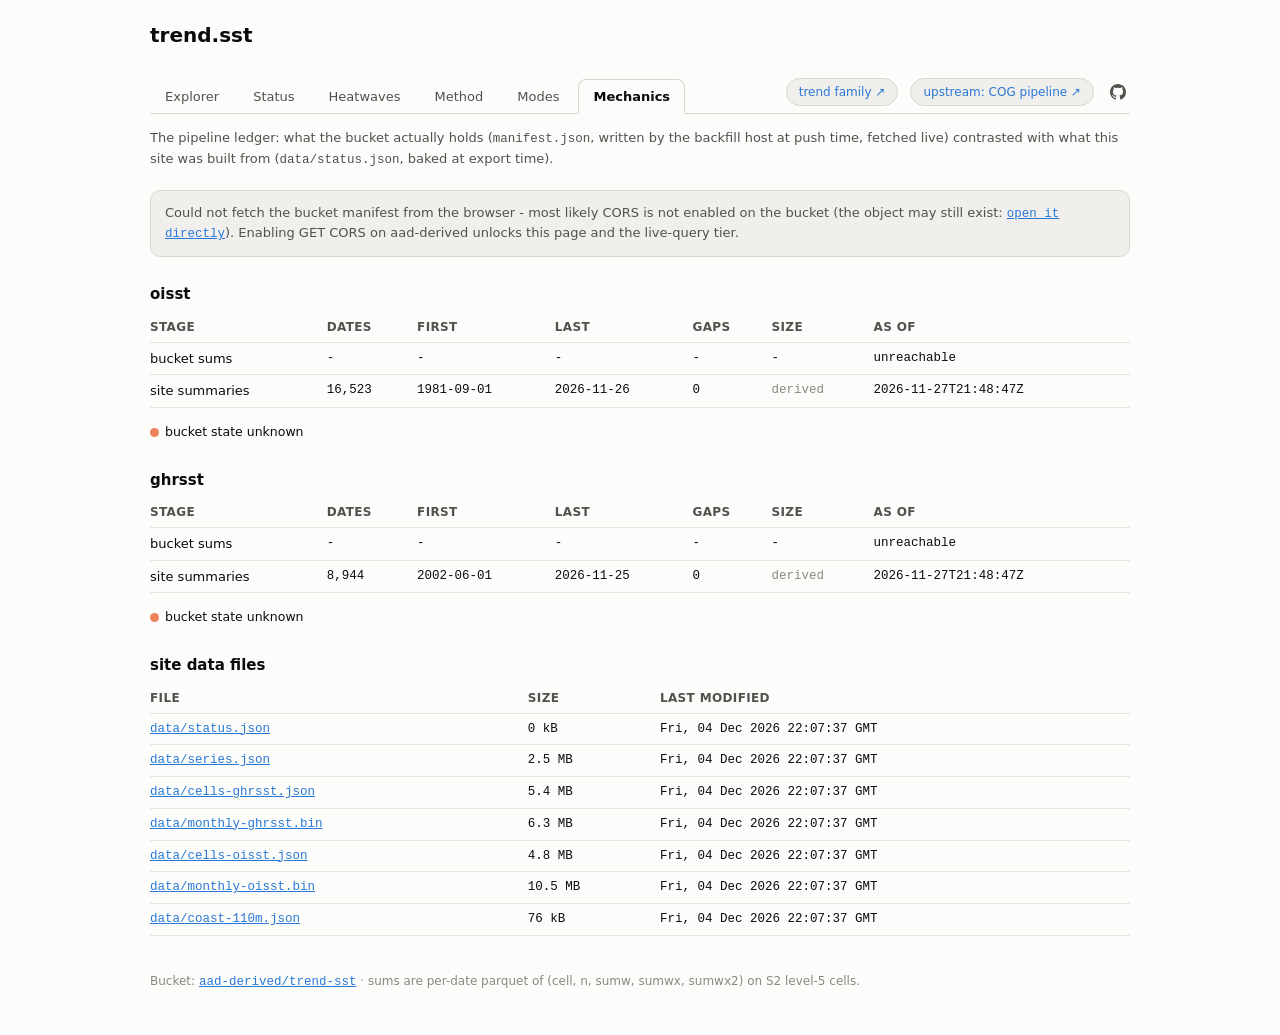
<file: docs/mechanics.html>
<!doctype html>
<html lang="en">
<head>
<meta charset="utf-8">
<meta name="viewport" content="width=device-width, initial-scale=1">
<title>trend.sst - mechanics</title>
<link rel="stylesheet" href="kit/trend.css">
<link rel="stylesheet" href="kit/mechanics.css">
<script src="kit/records.js"></script>
<script src="site.js"></script>
</head>
<body>
<div class="viz-root ledger"><div class="wrap">
<header class="trend"></header><script src="kit/shell.js"></script>
<p class="sub">The pipeline ledger: what the bucket actually holds
(<span class="mono">manifest.json</span>, written by the backfill host at push
time, fetched live) contrasted with what this site was built from
(<span class="mono">data/status.json</span>, baked at export time).</p>

<div id="out">Loading...</div>

<footer>Bucket: <a id="bucketlink" class="mono"
  href="https://projects.pawsey.org.au/aad-derived/trend-sst/manifest.json">aad-derived/trend-sst</a>
&middot; sums are per-date parquet of (cell, n, sumw, sumwx, sumwx2) on
S2 level-5 cells.</footer>
</div></div>

<script src="kit/mechanics.js"></script>
</body>
</html>
</file>
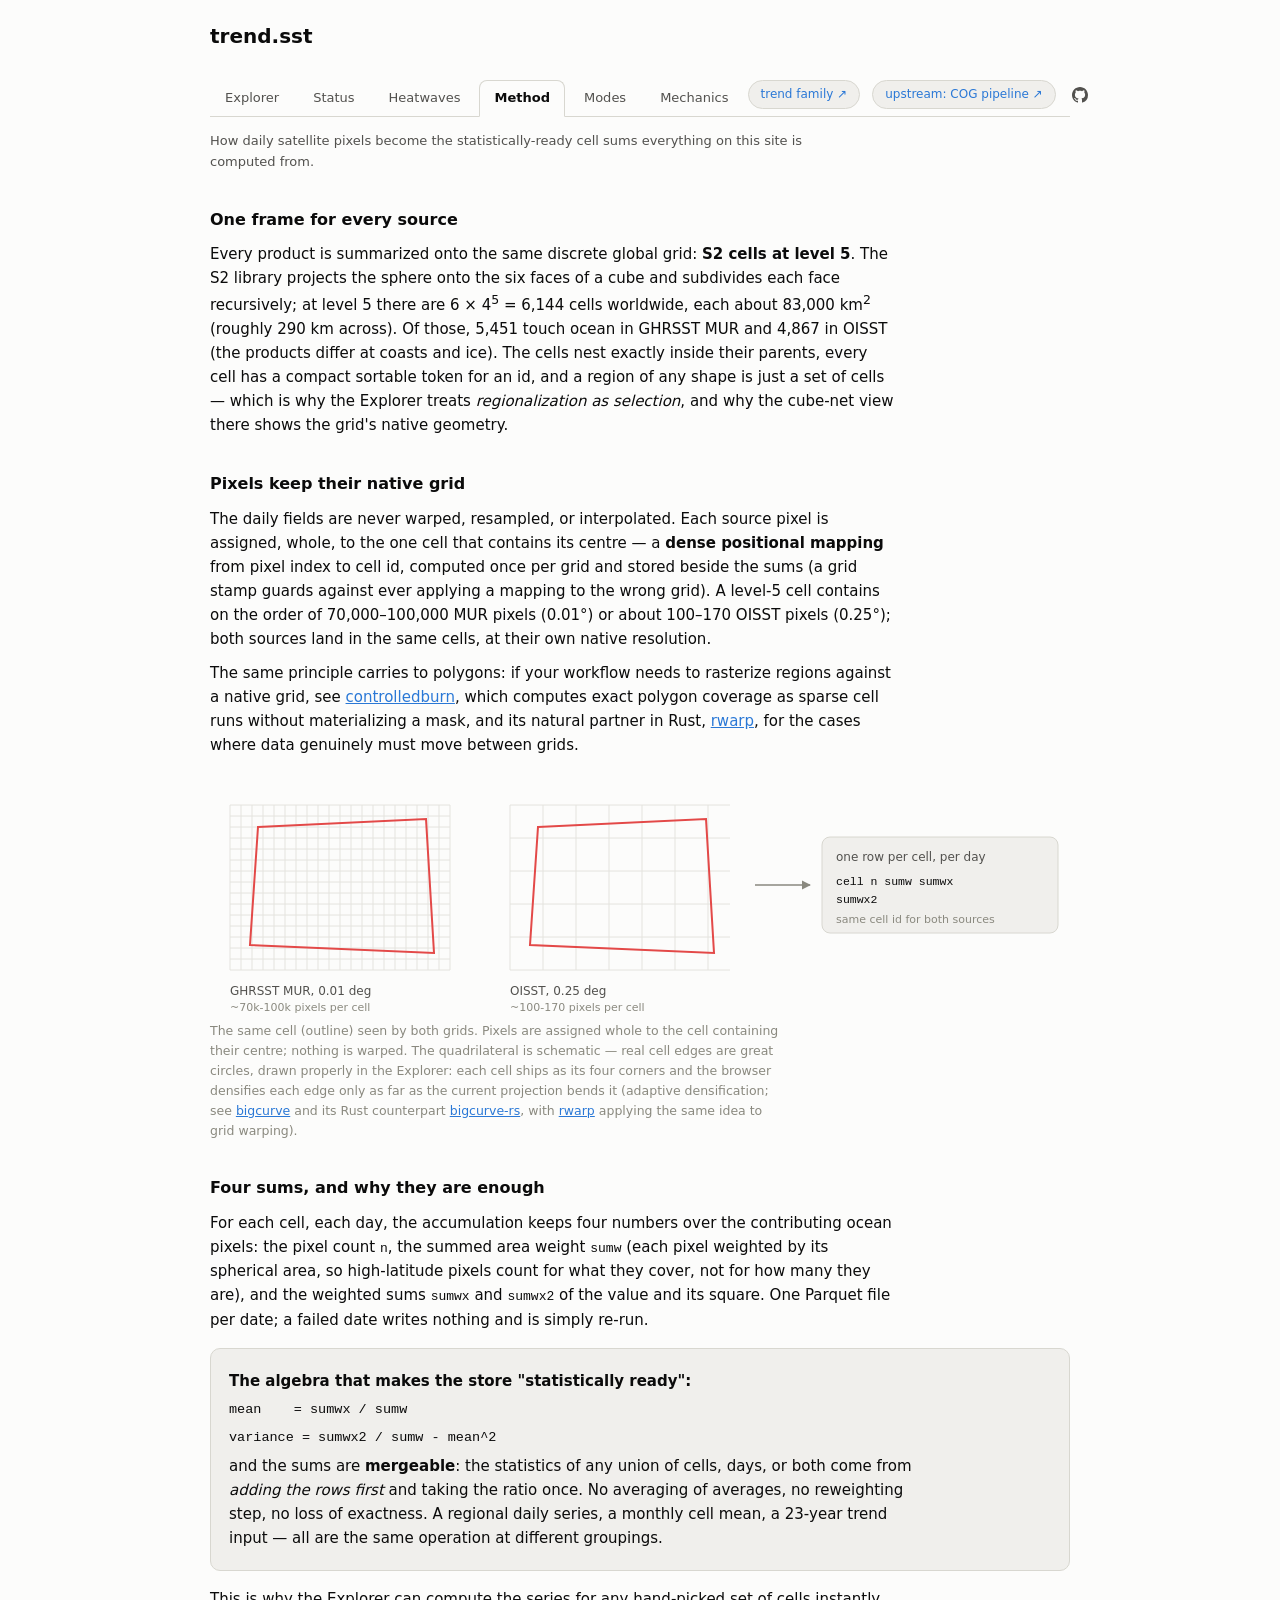
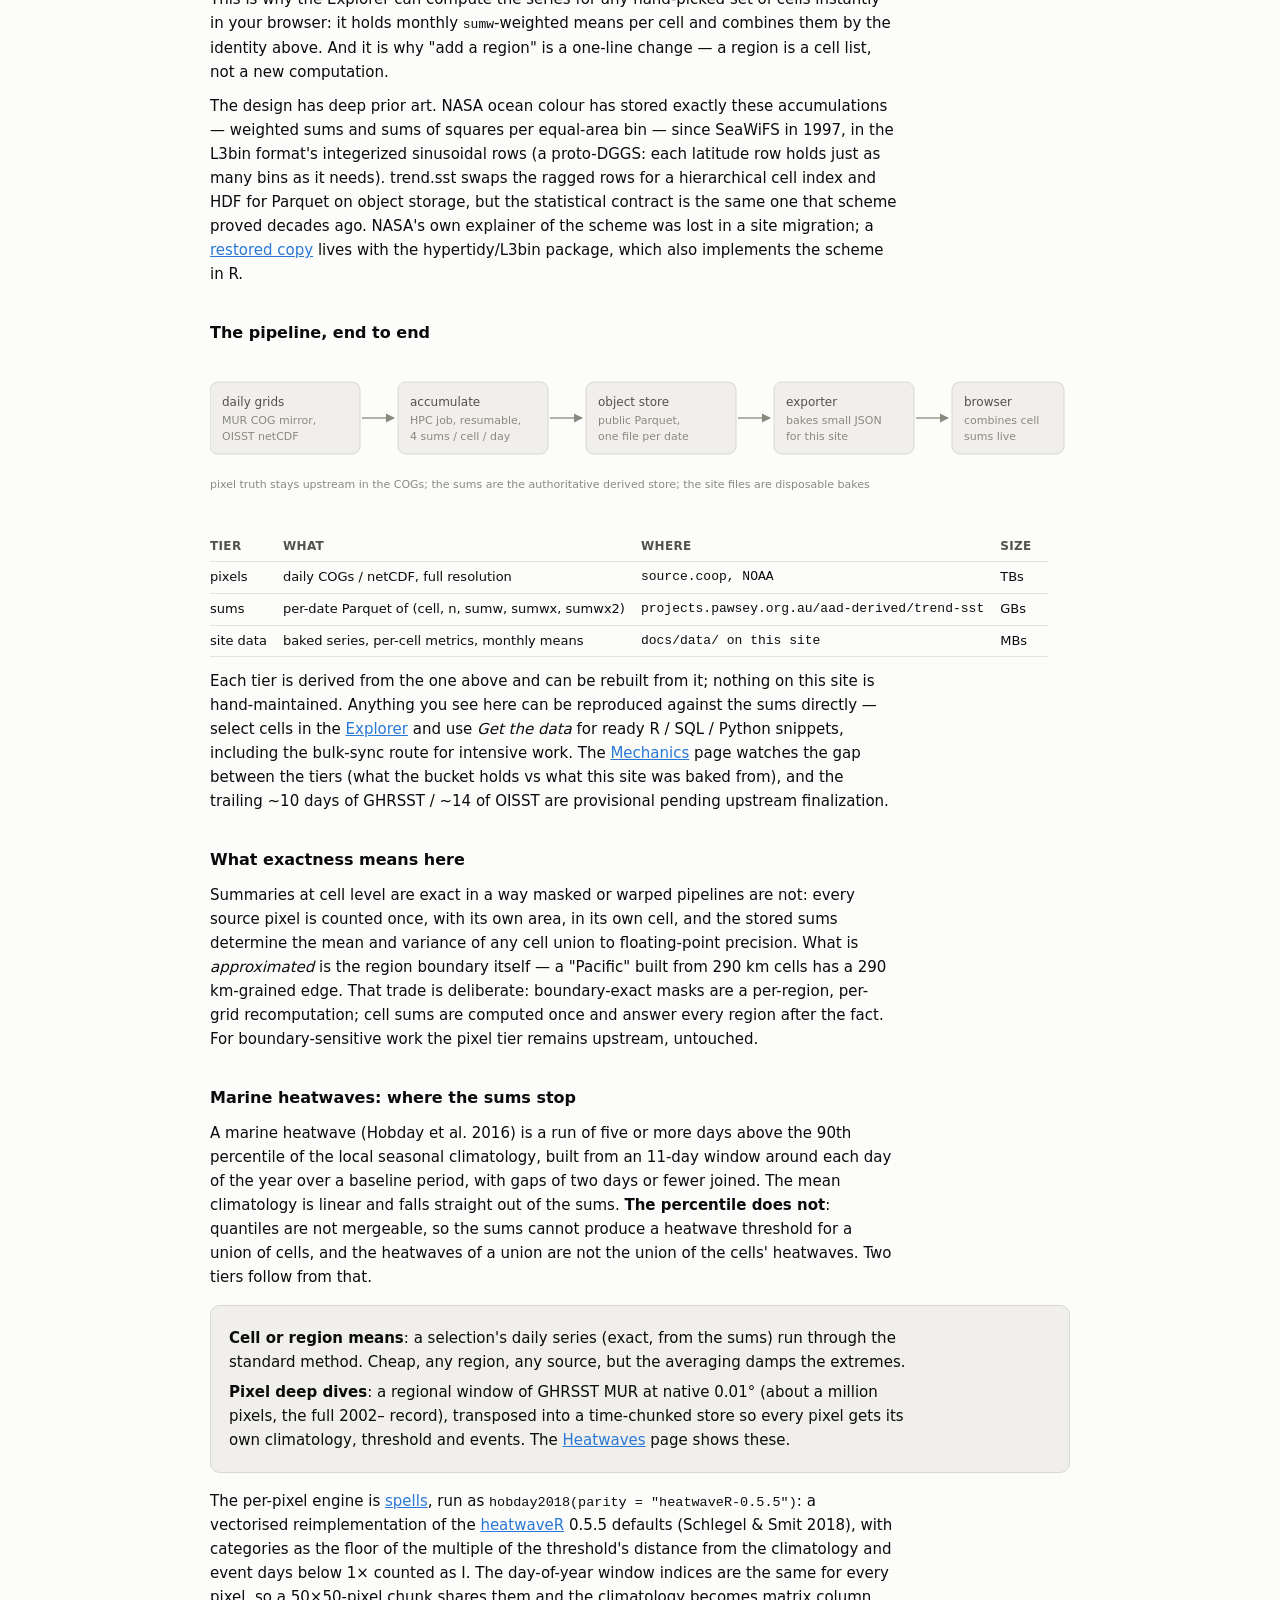
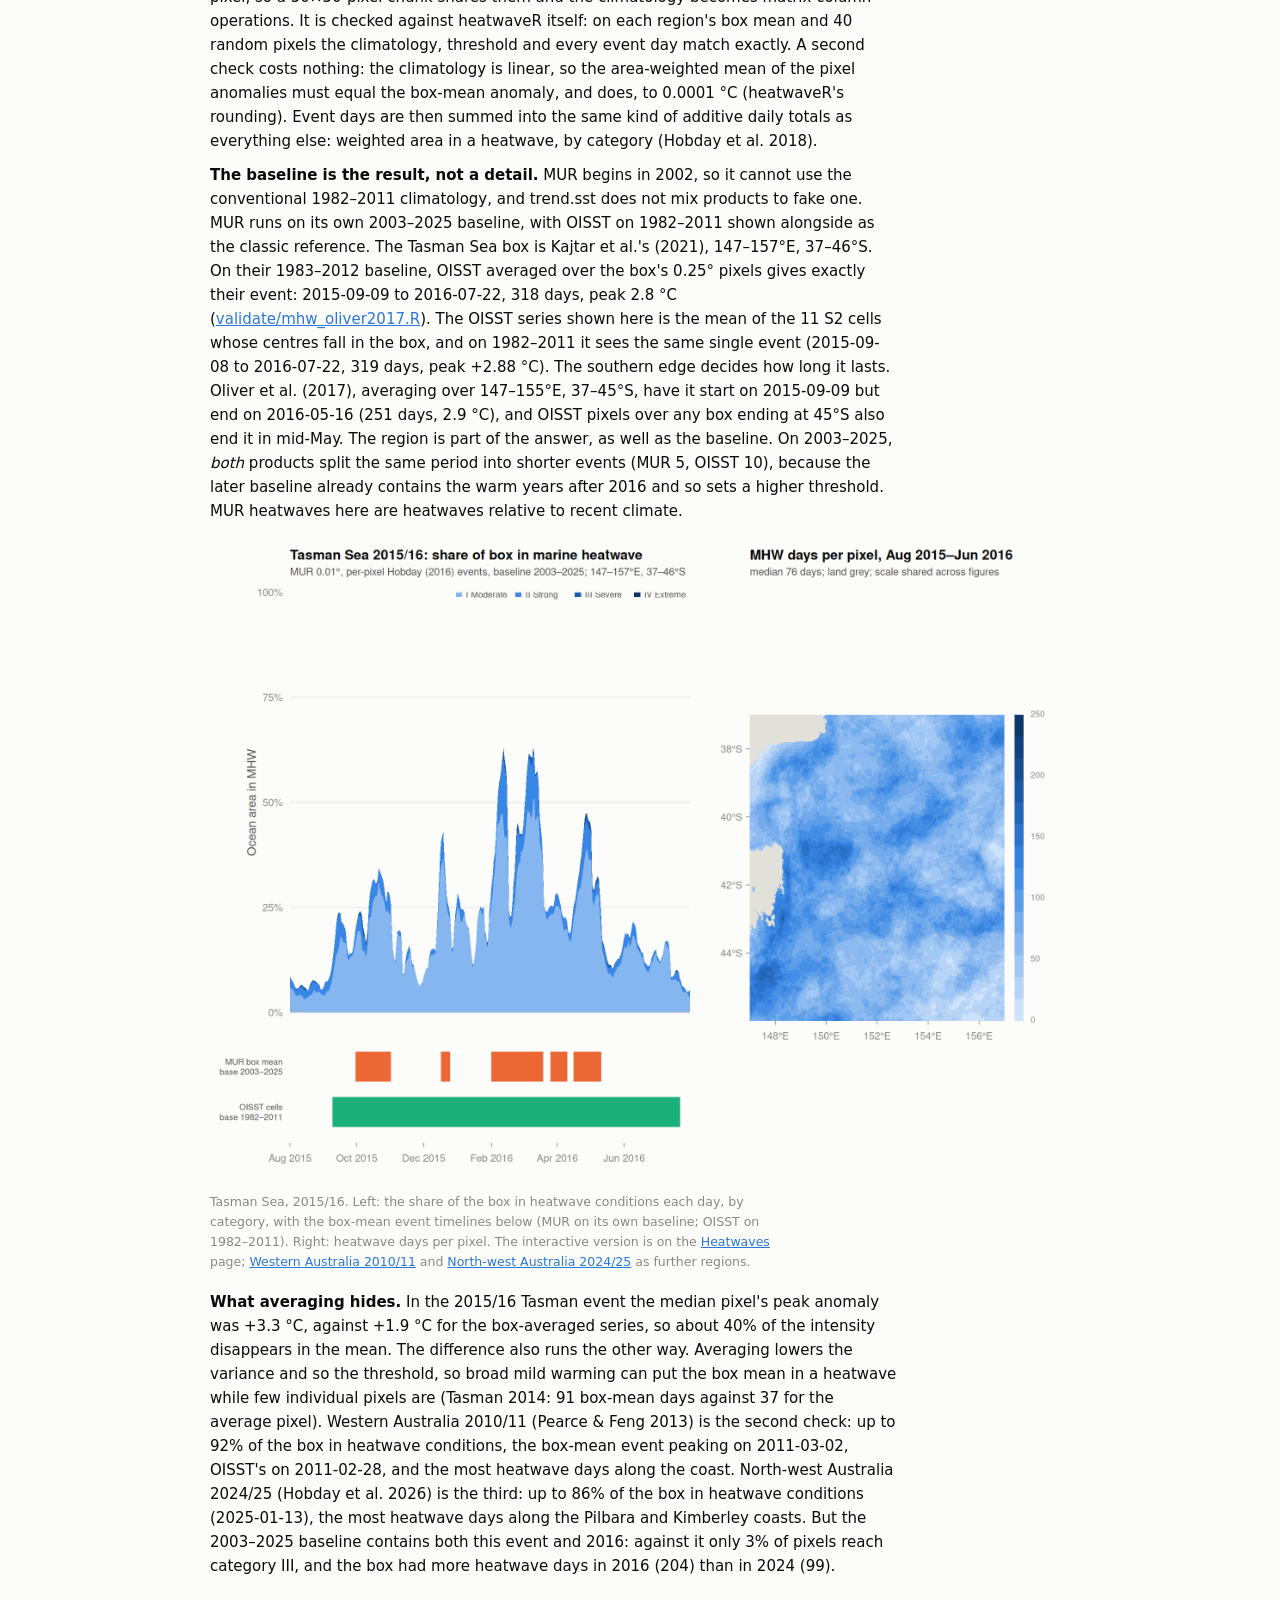
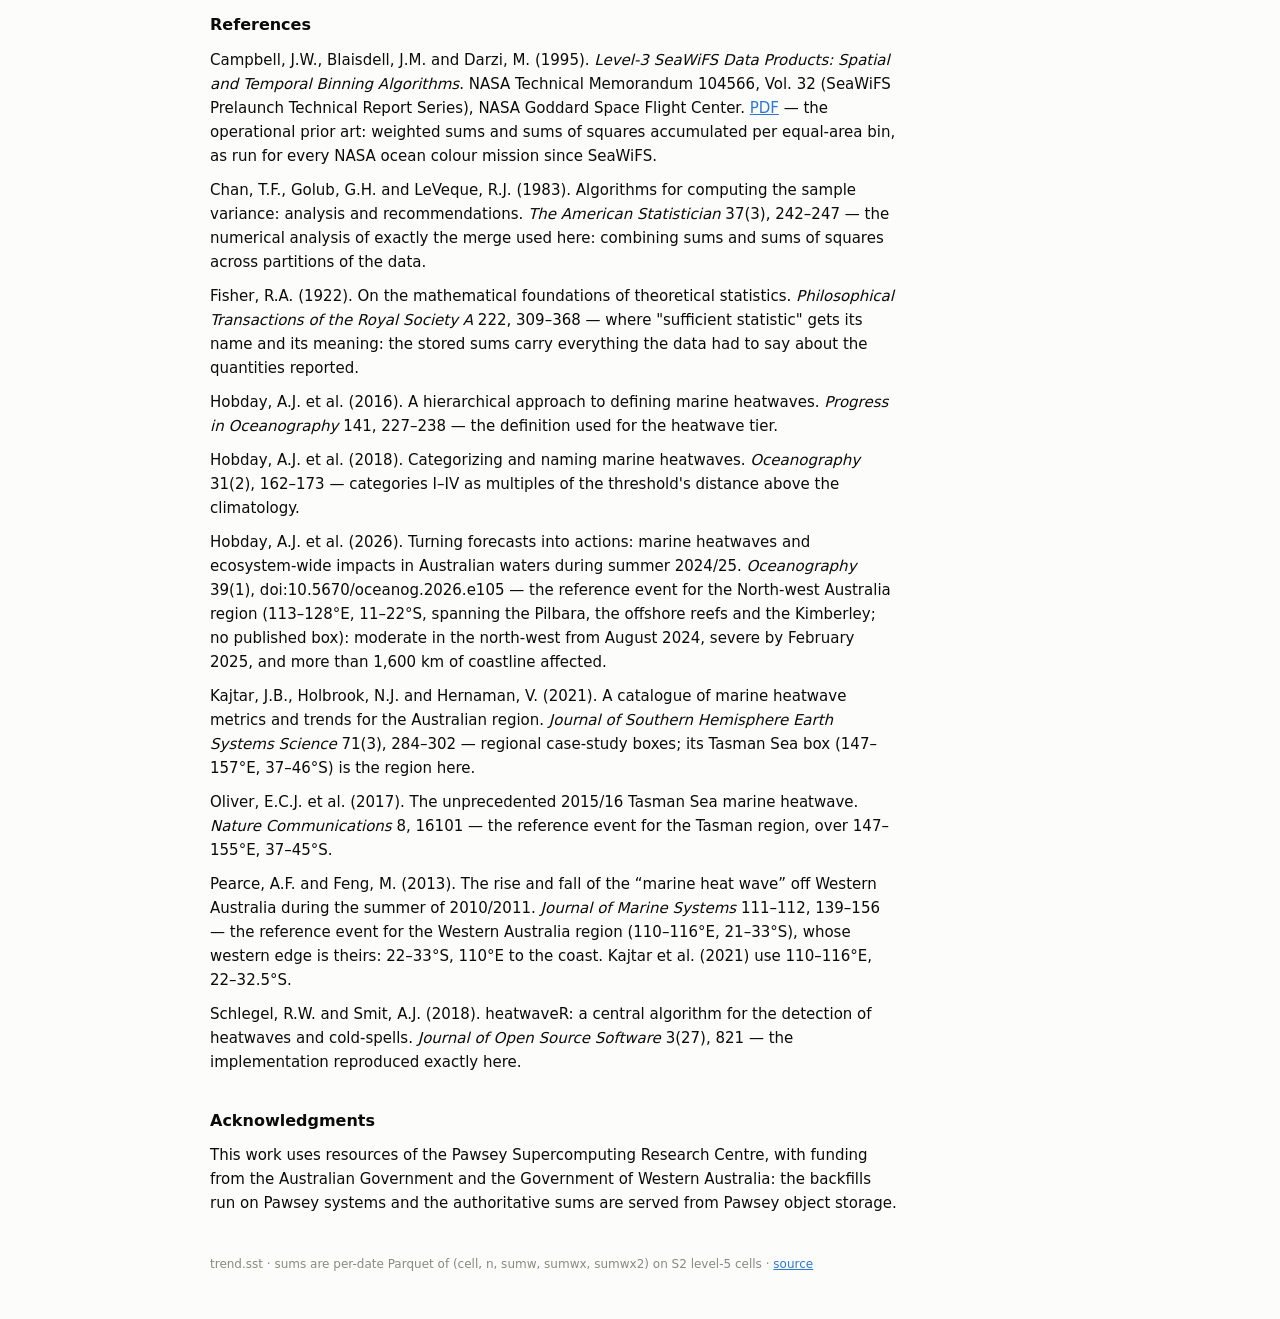
<file: docs/method.html>
<!doctype html>
<html lang="en">
<head>
<meta charset="utf-8">
<meta name="viewport" content="width=device-width, initial-scale=1">
<title>trend.sst - method</title>
<link rel="stylesheet" href="kit/trend.css">
<style>
  /* diagram strokes/fills via theme vars */
  .d-grid { stroke: var(--grid); stroke-width: 1; }
  .d-cell { stroke: var(--accent-warm); stroke-width: 2; fill: none; }
  .d-box { fill: var(--surface-2); stroke: var(--border); rx: 8; }
  .d-lab { fill: var(--text-secondary); font: 12px system-ui, sans-serif; }
  .d-lab2 { fill: var(--text-muted); font: 11px system-ui, sans-serif; }
  .d-mono { fill: var(--text-primary);
    font: 11.5px ui-monospace, Menlo, Consolas, monospace; }
  .d-arrow { stroke: var(--text-muted); stroke-width: 1.3; fill: none;
    marker-end: url(#arr); }
</style>
<script src="kit/records.js"></script>
<script src="site.js"></script>
</head>
<body>
<div class="viz-root prose"><div class="wrap">
<header class="trend"></header><script src="kit/shell.js"></script>
<p class="sub">How daily satellite pixels become the statistically-ready
cell sums everything on this site is computed from.</p>

<h2>One frame for every source</h2>
<p>Every product is summarized onto the same discrete global grid:
<b>S2 cells at level 5</b>. The S2 library projects the sphere onto the
six faces of a cube and subdivides each face recursively; at level 5
there are 6 &times; 4<sup>5</sup> = 6,144 cells worldwide, each about
83,000 km<sup>2</sup> (roughly 290 km across). Of those, 5,451 touch
ocean in GHRSST MUR and 4,867 in OISST (the products differ at coasts
and ice). The cells nest exactly inside their parents, every cell has a
compact sortable token for an id, and a region of any shape is just a
set of cells &mdash; which is why the Explorer treats
<i>regionalization as selection</i>, and why the cube-net view there
shows the grid's native geometry.</p>

<h2>Pixels keep their native grid</h2>
<p>The daily fields are never warped, resampled, or interpolated. Each
source pixel is assigned, whole, to the one cell that contains its
centre &mdash; a <b>dense positional mapping</b> from pixel index to
cell id, computed once per grid and stored beside the sums (a grid
stamp guards against ever applying a mapping to the wrong grid). A
level-5 cell contains on the order of 70,000&ndash;100,000 MUR pixels
(0.01&deg;) or about 100&ndash;170 OISST pixels (0.25&deg;); both
sources land in the same cells, at their own native resolution.</p>

<p>The same principle carries to polygons: if your workflow needs to
rasterize regions against a native grid, see
<a href="https://github.com/hypertidy/controlledburn">controlledburn</a>,
which computes exact polygon coverage as sparse cell runs without
materializing a mask, and its natural partner in Rust,
<a href="https://github.com/hypertidy/rwarp">rwarp</a>, for the cases
where data genuinely must move between grids.</p>

<figure>
<svg viewBox="0 0 860 240" role="img" aria-label="pixel grids mapping into one S2 cell">
  <defs><marker id="arr" viewBox="0 0 10 10" refX="9" refY="5"
    markerWidth="7" markerHeight="7" orient="auto-start-reverse">
    <path d="M0,0L10,5L0,10z" fill="var(--text-muted)"/></marker></defs>
  <!-- fine grid (MUR) -->
  <g transform="translate(20,30)">
    <g class="d-grid">
      <path d="M0,0h220M0,11h220M0,22h220M0,33h220M0,44h220M0,55h220M0,66h220M0,77h220M0,88h220M0,99h220M0,110h220M0,121h220M0,132h220M0,143h220M0,154h220M0,165h220
               M0,0v165M11,0v165M22,0v165M33,0v165M44,0v165M55,0v165M66,0v165M77,0v165M88,0v165M99,0v165M110,0v165M121,0v165M132,0v165M143,0v165M154,0v165M165,0v165M176,0v165M187,0v165M198,0v165M209,0v165M220,0v165"/>
    </g>
    <path class="d-cell" d="M28,22 L196,14 L204,148 L20,140 Z"/>
    <text class="d-lab" x="0" y="190">GHRSST MUR, 0.01 deg</text>
    <text class="d-lab2" x="0" y="206">~70k-100k pixels per cell</text>
  </g>
  <!-- coarse grid (OISST) -->
  <g transform="translate(300,30)">
    <g class="d-grid">
      <path d="M0,0h220M0,33h220M0,66h220M0,99h220M0,132h220M0,165h220
               M0,0v165M33,0v165M66,0v165M99,0v165M132,0v165M165,0v165M198,0v165"/>
    </g>
    <path class="d-cell" d="M28,22 L196,14 L204,148 L20,140 Z"/>
    <text class="d-lab" x="0" y="190">OISST, 0.25 deg</text>
    <text class="d-lab2" x="0" y="206">~100-170 pixels per cell</text>
  </g>
  <path class="d-arrow" d="M545,110 L600,110"/>
  <!-- stat row -->
  <g transform="translate(612,62)">
    <rect class="d-box" x="0" y="0" width="236" height="96" rx="8"/>
    <text class="d-lab" x="14" y="24">one row per cell, per day</text>
    <text class="d-mono" x="14" y="48">cell  n  sumw  sumwx</text>
    <text class="d-mono" x="14" y="66">      sumwx2</text>
    <text class="d-lab2" x="14" y="86">same cell id for both sources</text>
  </g>
</svg>
<figcaption>The same cell (outline) seen by both grids. Pixels are
assigned whole to the cell containing their centre; nothing is warped.
The quadrilateral is schematic &mdash; real cell edges are great
circles, drawn properly in the Explorer: each cell ships as its four
corners and the browser densifies each edge only as far as the current
projection bends it (adaptive densification; see
<a href="https://github.com/hypertidy/bigcurve">bigcurve</a> and its
Rust counterpart
<a href="https://github.com/hypertidy/bigcurve-rs">bigcurve-rs</a>, with
<a href="https://github.com/hypertidy/rwarp">rwarp</a> applying the same
idea to grid warping).</figcaption>
</figure>

<h2>Four sums, and why they are enough</h2>
<p>For each cell, each day, the accumulation keeps four numbers over
the contributing ocean pixels: the pixel count <span class="mono">n</span>,
the summed area weight <span class="mono">sumw</span> (each pixel
weighted by its spherical area, so high-latitude pixels count for what
they cover, not for how many they are), and the weighted sums
<span class="mono">sumwx</span> and <span class="mono">sumwx2</span> of
the value and its square. One Parquet file per date; a failed date
writes nothing and is simply re-run.</p>

<div class="card">
<p><b>The algebra that makes the store "statistically ready":</b></p>
<p class="mono">mean&nbsp;&nbsp;&nbsp;&nbsp;= sumwx / sumw</p>
<p class="mono">variance = sumwx2 / sumw - mean^2</p>
<p>and the sums are <b>mergeable</b>: the statistics of any union of
cells, days, or both come from <i>adding the rows first</i> and taking
the ratio once. No averaging of averages, no reweighting step, no loss
of exactness. A regional daily series, a monthly cell mean, a
23-year trend input &mdash; all are the same operation at different
groupings.</p>
</div>

<p>This is why the Explorer can compute the series for any hand-picked
set of cells instantly in your browser: it holds monthly
<span class="mono">sumw</span>-weighted means per cell and combines
them by the identity above. And it is why "add a region" is a
one-line change &mdash; a region is a cell list, not a new
computation.</p>

<p>The design has deep prior art. NASA ocean colour has stored exactly
these accumulations &mdash; weighted sums and sums of squares per
equal-area bin &mdash; since SeaWiFS in 1997, in the L3bin format's
integerized sinusoidal rows (a proto-DGGS: each latitude row holds just
as many bins as it needs). trend.sst swaps the ragged rows for a
hierarchical cell index and HDF for Parquet on object storage, but the
statistical contract is the same one that scheme proved decades ago.
NASA's own explainer of the scheme was lost in a site migration; a
<a href="https://hypertidy.github.io/L3bin/articles/l3bins.html">restored
copy</a> lives with the hypertidy/L3bin package, which also implements
the scheme in R.</p>

<h2>The pipeline, end to end</h2>

<figure>
<svg viewBox="0 0 860 150" role="img" aria-label="pipeline stages">
  <g transform="translate(0,18)">
    <rect class="d-box" x="0" y="0" width="150" height="72" rx="8"/>
    <text class="d-lab" x="12" y="24">daily grids</text>
    <text class="d-lab2" x="12" y="42">MUR COG mirror,</text>
    <text class="d-lab2" x="12" y="58">OISST netCDF</text>
    <path class="d-arrow" d="M152,36 L184,36"/>
    <rect class="d-box" x="188" y="0" width="150" height="72" rx="8"/>
    <text class="d-lab" x="200" y="24">accumulate</text>
    <text class="d-lab2" x="200" y="42">HPC job, resumable,</text>
    <text class="d-lab2" x="200" y="58">4 sums / cell / day</text>
    <path class="d-arrow" d="M340,36 L372,36"/>
    <rect class="d-box" x="376" y="0" width="150" height="72" rx="8"/>
    <text class="d-lab" x="388" y="24">object store</text>
    <text class="d-lab2" x="388" y="42">public Parquet,</text>
    <text class="d-lab2" x="388" y="58">one file per date</text>
    <path class="d-arrow" d="M528,36 L560,36"/>
    <rect class="d-box" x="564" y="0" width="140" height="72" rx="8"/>
    <text class="d-lab" x="576" y="24">exporter</text>
    <text class="d-lab2" x="576" y="42">bakes small JSON</text>
    <text class="d-lab2" x="576" y="58">for this site</text>
    <path class="d-arrow" d="M706,36 L738,36"/>
    <rect class="d-box" x="742" y="0" width="112" height="72" rx="8"/>
    <text class="d-lab" x="754" y="24">browser</text>
    <text class="d-lab2" x="754" y="42">combines cell</text>
    <text class="d-lab2" x="754" y="58">sums live</text>
  </g>
  <text class="d-lab2" x="0" y="124">pixel truth stays upstream in the COGs; the sums are the authoritative derived store; the site files are disposable bakes</text>
</svg>
</figure>

<table>
  <tr><th>tier</th><th>what</th><th>where</th><th>size</th></tr>
  <tr><td>pixels</td><td>daily COGs / netCDF, full resolution</td>
      <td class="mono">source.coop, NOAA</td><td>TBs</td></tr>
  <tr><td>sums</td><td>per-date Parquet of (cell, n, sumw, sumwx, sumwx2)</td>
      <td class="mono">projects.pawsey.org.au/aad-derived/trend-sst</td><td>GBs</td></tr>
  <tr><td>site data</td><td>baked series, per-cell metrics, monthly means</td>
      <td class="mono">docs/data/ on this site</td><td>MBs</td></tr>
</table>

<p>Each tier is derived from the one above and can be rebuilt from it;
nothing on this site is hand-maintained. Anything you see here can be
reproduced against the sums directly &mdash; select cells in the
<a href="index.html">Explorer</a> and use <i>Get the data</i> for ready
R / SQL / Python snippets, including the bulk-sync route for intensive
work. The <a href="mechanics.html">Mechanics</a> page watches the gap
between the tiers (what the bucket holds vs what this site was baked
from), and the trailing ~10 days of GHRSST / ~14 of OISST are
provisional pending upstream finalization.</p>

<h2>What exactness means here</h2>
<p>Summaries at cell level are exact in a way masked or warped
pipelines are not: every source pixel is counted once, with its own
area, in its own cell, and the stored sums determine the mean and
variance of any cell union to floating-point precision. What is
<i>approximated</i> is the region boundary itself &mdash; a "Pacific"
built from 290 km cells has a 290 km-grained edge. That trade is
deliberate: boundary-exact masks are a per-region, per-grid
recomputation; cell sums are computed once and answer every region
after the fact. For boundary-sensitive work the pixel tier remains
upstream, untouched.</p>

<h2 id="heatwaves">Marine heatwaves: where the sums stop</h2>
<p>A marine heatwave (Hobday et al. 2016) is a run of five or more days
above the 90th percentile of the local seasonal climatology, built from
an 11-day window around each day of the year over a baseline period,
with gaps of two days or fewer joined. The mean climatology is linear
and falls straight out of the sums. <b>The percentile does not</b>:
quantiles are not mergeable, so the sums cannot produce a heatwave
threshold for a union of cells, and the heatwaves of a union are not the
union of the cells' heatwaves. Two tiers follow from that.</p>

<div class="card">
<p><b>Cell or region means</b>: a selection's daily series (exact, from
the sums) run through the standard method. Cheap, any region, any
source, but the averaging damps the extremes.</p>
<p><b>Pixel deep dives</b>: a regional window of GHRSST MUR at native
0.01&deg; (about a million pixels, the full 2002&ndash; record),
transposed into a time-chunked store so every pixel gets its own
climatology, threshold and events. The
<a href="heatwaves.html">Heatwaves</a> page shows these.</p>
</div>

<p>The per-pixel engine is
<a href="https://github.com/hypertidy/spells">spells</a>, run as
<code>hobday2018(parity = "heatwaveR-0.5.5")</code>: a vectorised
reimplementation of the
<a href="https://robwschlegel.github.io/heatwaveR/">heatwaveR</a> 0.5.5
defaults (Schlegel &amp; Smit 2018), with categories as the floor of the
multiple of the threshold's distance from the climatology and event
days below 1&times; counted as I. The day-of-year window indices are
the same for every pixel, so a 50&times;50-pixel chunk shares them and
the climatology becomes matrix column operations. It is checked against
heatwaveR itself: on each region's box mean and 40 random pixels the
climatology, threshold and every event day match exactly. A second
check costs nothing: the climatology is linear, so the area-weighted
mean of the pixel anomalies must equal the box-mean anomaly, and does,
to 0.0001&nbsp;&deg;C (heatwaveR's rounding). Event days are then
summed into the same kind of additive daily totals as everything else:
weighted area in a heatwave, by category (Hobday et al. 2018).</p>

<p><b>The baseline is the result, not a detail.</b> MUR begins in 2002,
so it cannot use the conventional 1982&ndash;2011 climatology, and
trend.sst does not mix products to fake one. MUR runs on its own
2003&ndash;2025 baseline, with OISST on 1982&ndash;2011 shown alongside
as the classic reference. The Tasman Sea box is Kajtar et al.'s (2021),
147&ndash;157&deg;E, 37&ndash;46&deg;S. On their 1983&ndash;2012
baseline, OISST averaged over the box's 0.25&deg; pixels gives exactly
their event: 2015-09-09 to 2016-07-22, 318 days, peak 2.8&nbsp;&deg;C
(<a href="https://github.com/mdsumner/trend.sst/blob/main/validate/mhw_oliver2017.R">validate/mhw_oliver2017.R</a>).
The OISST series shown here is the mean of the 11 S2 cells whose
centres fall in the box, and on 1982&ndash;2011 it sees the same single
event (2015-09-08 to 2016-07-22, 319 days, peak +2.88&nbsp;&deg;C).
The southern edge decides how long it lasts. Oliver et al. (2017),
averaging over 147&ndash;155&deg;E, 37&ndash;45&deg;S, have it start
on 2015-09-09 but end on 2016-05-16 (251 days, 2.9&nbsp;&deg;C), and
OISST pixels over any box ending at 45&deg;S also end it in mid-May.
The region is part of the answer, as well as the baseline. On
2003&ndash;2025, <i>both</i> products split the same period into
shorter events (MUR 5, OISST 10), because the later baseline already contains
the warm years after 2016 and so sets a higher threshold. MUR heatwaves here
are heatwaves relative to recent climate.</p>

<figure>
<img src="img/mhw_tasman_ev1516.png" alt="Tasman Sea 2015/16: daily share of box in marine heatwave by category, box-mean and OISST event timelines, and a map of heatwave days per pixel" style="width:100%;height:auto;border-radius:6px">
<figcaption>Tasman Sea, 2015/16. Left: the share of the box in heatwave
conditions each day, by category, with the box-mean event timelines
below (MUR on its own baseline; OISST on 1982&ndash;2011). Right:
heatwave days per pixel. The interactive version is on the
<a href="heatwaves.html">Heatwaves</a> page;
<a href="img/mhw_wa_ev1011.png">Western Australia 2010/11</a> and
<a href="img/mhw_nw_ev2425.png">North-west Australia 2024/25</a> as
further regions.</figcaption>
</figure>

<p><b>What averaging hides.</b> In the 2015/16 Tasman event the median
pixel's peak anomaly was +3.3&nbsp;&deg;C, against +1.9&nbsp;&deg;C for
the box-averaged series, so about 40% of the intensity disappears in
the mean. The difference also runs the other way. Averaging lowers the
variance and so the threshold, so broad mild warming can put the box
mean in a heatwave while few individual pixels are (Tasman 2014: 91
box-mean days against 37 for the average pixel). Western Australia
2010/11 (Pearce &amp; Feng 2013) is the second check: up to 92% of the
box in heatwave conditions, the box-mean event peaking on 2011-03-02,
OISST's on 2011-02-28, and the most heatwave days along the coast.
North-west Australia 2024/25 (Hobday et al. 2026) is the third: up to
86% of the box in heatwave conditions (2025-01-13), the most heatwave
days along the Pilbara and Kimberley coasts. But the 2003&ndash;2025
baseline contains both this event and 2016: against it only 3% of
pixels reach category III, and the box had more heatwave days in 2016
(204) than in 2024 (99).</p>

<h2>References</h2>
<p>Campbell, J.W., Blaisdell, J.M. and Darzi, M. (1995).
<i>Level-3 SeaWiFS Data Products: Spatial and Temporal Binning
Algorithms</i>. NASA Technical Memorandum 104566, Vol. 32
(SeaWiFS Prelaunch Technical Report Series), NASA Goddard Space Flight
Center.
<a href="https://oceancolor.gsfc.nasa.gov/images/resources/seawifs/PreLVol32.pdf">PDF</a>
&mdash; the operational prior art: weighted sums and sums of squares
accumulated per equal-area bin, as run for every NASA ocean colour
mission since SeaWiFS.</p>
<p>Chan, T.F., Golub, G.H. and LeVeque, R.J. (1983). Algorithms for
computing the sample variance: analysis and recommendations.
<i>The American Statistician</i> 37(3), 242&ndash;247
&mdash; the numerical analysis of exactly the merge used here:
combining sums and sums of squares across partitions of the data.</p>
<p>Fisher, R.A. (1922). On the mathematical foundations of theoretical
statistics. <i>Philosophical Transactions of the Royal Society A</i>
222, 309&ndash;368 &mdash; where "sufficient statistic" gets its name
and its meaning: the stored sums carry everything the data had to say
about the quantities reported.</p>
<p>Hobday, A.J. et al. (2016). A hierarchical approach to defining
marine heatwaves. <i>Progress in Oceanography</i> 141, 227&ndash;238
&mdash; the definition used for the heatwave tier.</p>
<p>Hobday, A.J. et al. (2018). Categorizing and naming marine
heatwaves. <i>Oceanography</i> 31(2), 162&ndash;173 &mdash; categories
I&ndash;IV as multiples of the threshold's distance above the climatology.</p>
<p>Hobday, A.J. et al. (2026). Turning forecasts into actions: marine
heatwaves and ecosystem-wide impacts in Australian waters during summer
2024/25. <i>Oceanography</i> 39(1), doi:10.5670/oceanog.2026.e105
&mdash; the reference event for the North-west Australia region
(113&ndash;128&deg;E, 11&ndash;22&deg;S, spanning the Pilbara, the
offshore reefs and the Kimberley; no published box): moderate in the
north-west from August 2024, severe by February 2025, and more than
1,600&nbsp;km of coastline affected.</p>
<p>Kajtar, J.B., Holbrook, N.J. and Hernaman, V. (2021). A catalogue of
marine heatwave metrics and trends for the Australian region.
<i>Journal of Southern Hemisphere Earth Systems Science</i> 71(3),
284&ndash;302 &mdash; regional case-study boxes; its Tasman Sea box
(147&ndash;157&deg;E, 37&ndash;46&deg;S) is the region here.</p>
<p>Oliver, E.C.J. et al. (2017). The unprecedented 2015/16 Tasman Sea
marine heatwave. <i>Nature Communications</i> 8, 16101 &mdash; the
reference event for the Tasman region, over 147&ndash;155&deg;E,
37&ndash;45&deg;S.</p>
<p>Pearce, A.F. and Feng, M. (2013). The rise and fall of the
&ldquo;marine heat wave&rdquo; off Western Australia during the summer of
2010/2011. <i>Journal of Marine Systems</i> 111&ndash;112, 139&ndash;156
&mdash; the reference event for the Western Australia region
(110&ndash;116&deg;E, 21&ndash;33&deg;S), whose western edge is theirs:
22&ndash;33&deg;S, 110&deg;E to the coast. Kajtar et al. (2021) use
110&ndash;116&deg;E, 22&ndash;32.5&deg;S.</p>
<p>Schlegel, R.W. and Smit, A.J. (2018). heatwaveR: a central algorithm
for the detection of heatwaves and cold-spells. <i>Journal of Open
Source Software</i> 3(27), 821 &mdash; the implementation reproduced
exactly here.</p>

<h2>Acknowledgments</h2>
<p>This work uses resources of the Pawsey Supercomputing Research
Centre, with funding from the Australian Government and the Government
of Western Australia: the backfills run on Pawsey systems and the
authoritative sums are served from Pawsey object storage.</p>

<footer>trend.sst &middot; sums are per-date Parquet of
(cell, n, sumw, sumwx, sumwx2) on S2 level-5 cells &middot;
<a href="https://github.com/mdsumner/trend.sst">source</a></footer>
</div></div>
</body>
</html>
</file>
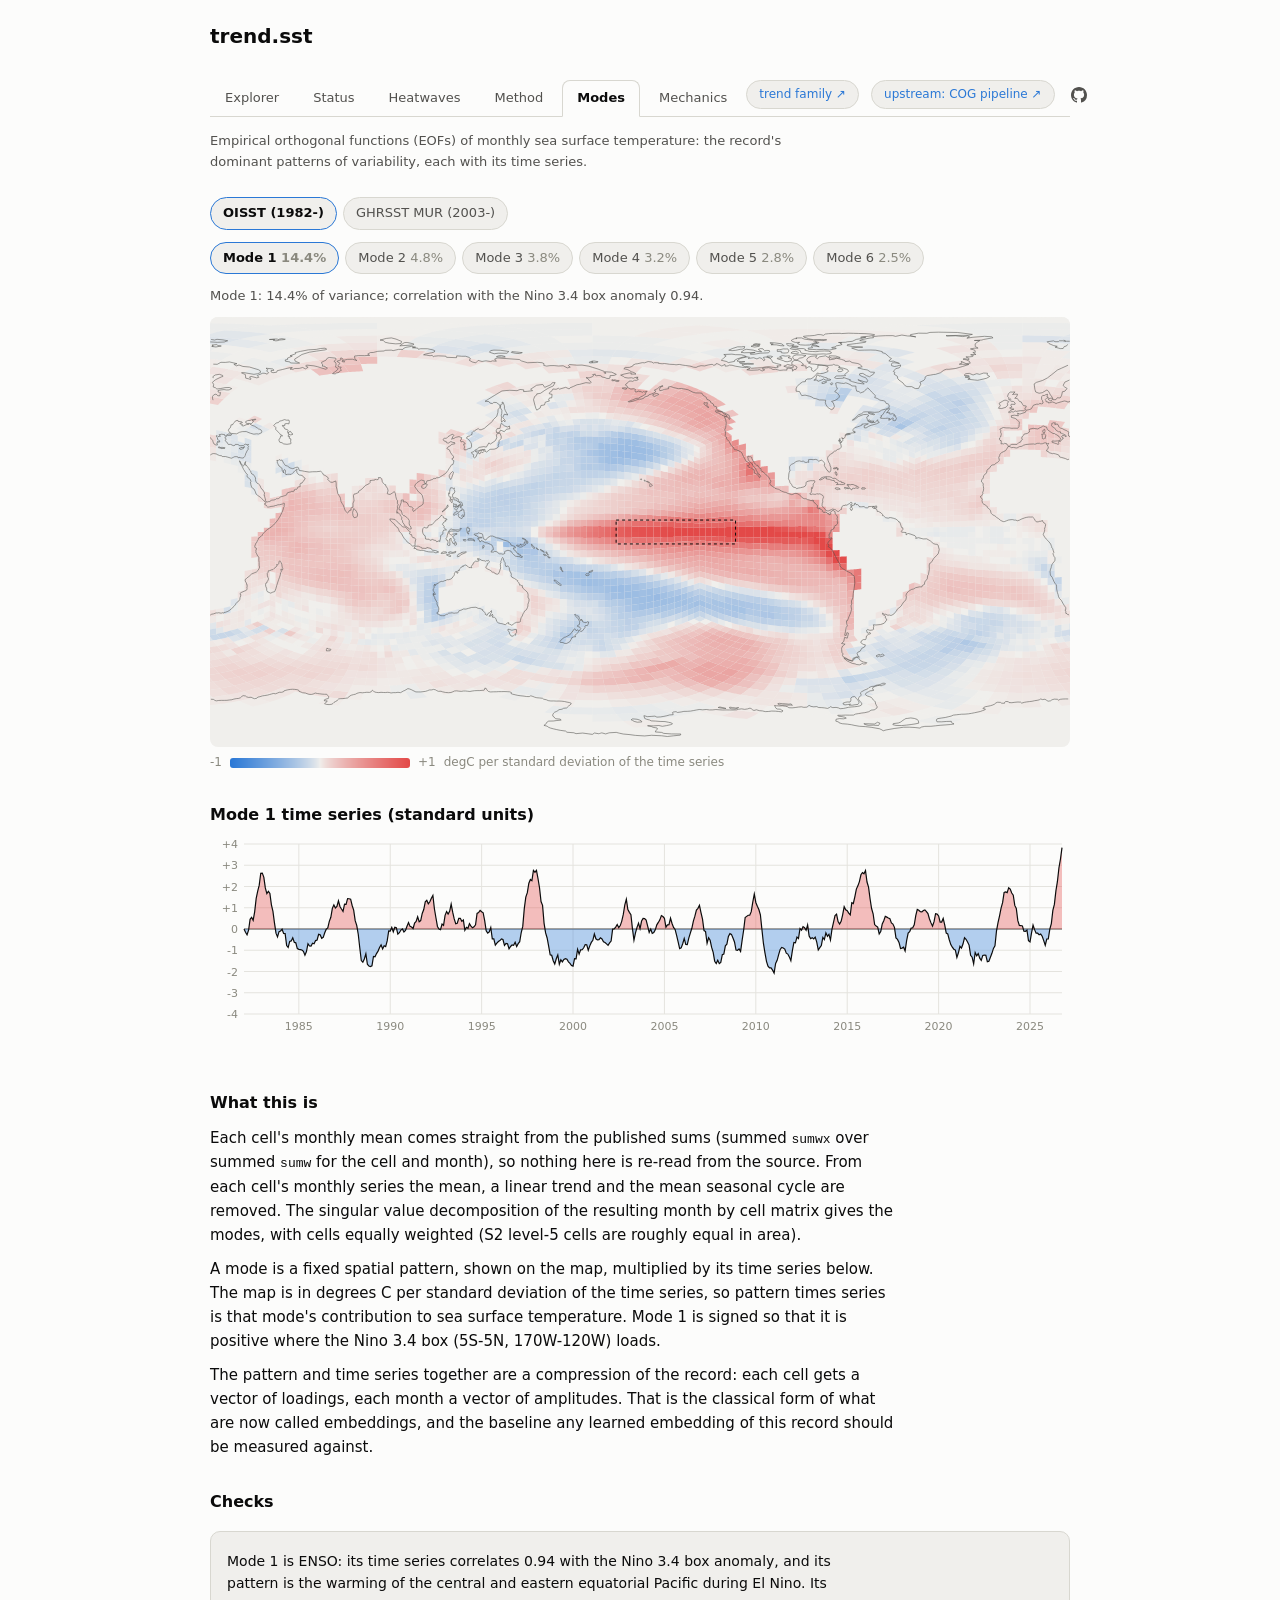
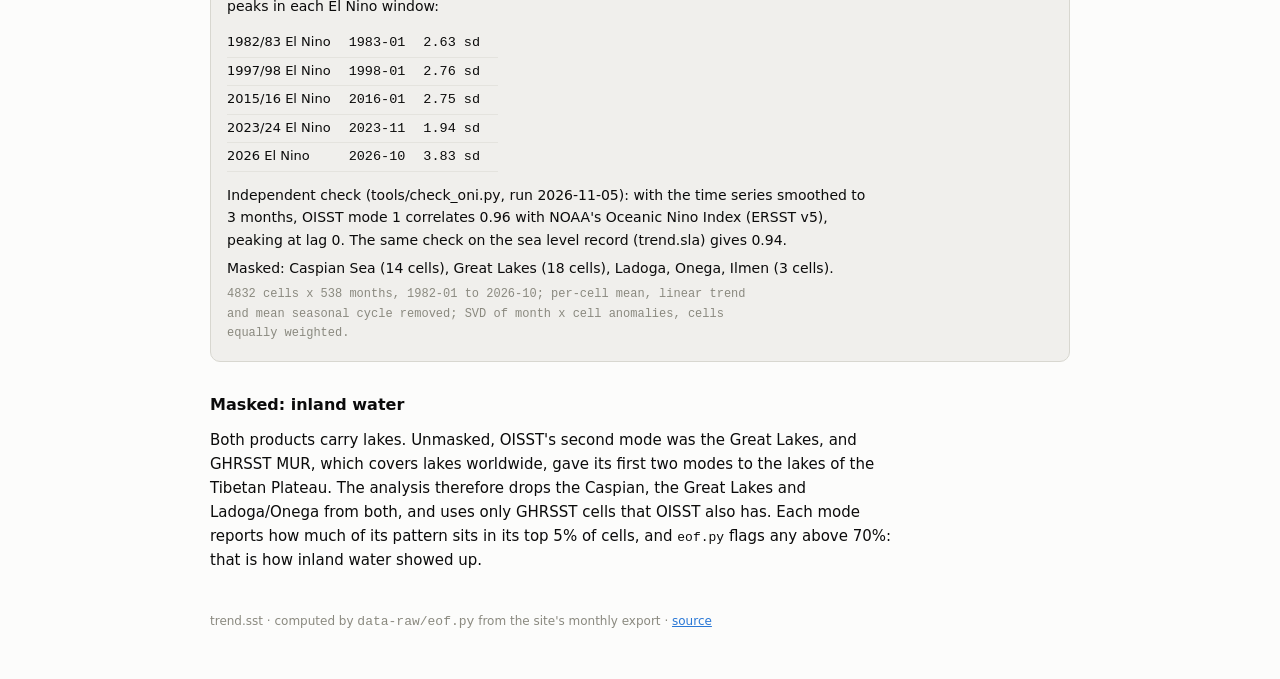
<file: docs/modes.html>
<!doctype html>
<html lang="en">
<head>
<meta charset="utf-8">
<meta name="viewport" content="width=device-width, initial-scale=1">
<title>trend.sst - modes</title>
<link rel="stylesheet" href="kit/trend.css">
<link rel="stylesheet" href="kit/modes.css">
<script src="kit/records.js"></script>
<script src="site.js"></script>
</head>
<body>
<div class="viz-root prose"><div class="wrap">
<header class="trend"></header><script src="kit/shell.js"></script>

<p class="sub">Empirical orthogonal functions (EOFs) of monthly sea surface
temperature: the record's dominant patterns of variability, each with its
time series.</p>

<div class="modes" id="srcs" role="group" aria-label="source" hidden></div>
<div class="modes" id="modes" role="group" aria-label="mode"></div>
<p class="stat" id="stat"></p>

<div class="panel">
  <canvas id="map" aria-label="map of the selected mode's pattern"></canvas>
  <div class="legend"><span id="lo"></span><canvas id="bar" width="180" height="10"></canvas><span id="hi"></span><span id="unit">mm per standard deviation of the time series</span></div>
</div>

<h2 id="pctitle">Time series</h2>
<div class="panel">
  <canvas id="pc" aria-label="principal component time series"></canvas>
  <div class="readout" id="readout">&nbsp;</div>
</div>

<h2>What this is</h2>
<p>Each cell's monthly mean comes straight from the published sums
(summed <span class="mono">sumwx</span> over summed
<span class="mono">sumw</span> for the cell and month), so nothing here is
re-read from the source. From each cell's monthly series the mean, a
linear trend and the mean seasonal cycle are removed. The singular value
decomposition of the resulting month by cell matrix gives the modes, with
cells equally weighted (S2 level-5 cells are roughly equal in area).</p>
<p>A mode is a fixed spatial pattern, shown on the map, multiplied by its
time series below. The map is in degrees C per standard deviation of the
time series, so pattern times series is that mode's contribution to sea
surface temperature. Mode 1 is signed so that it is positive where the Nino 3.4 box
(5S-5N, 170W-120W) loads.</p>
<p>The pattern and time series together are a compression of the record:
each cell gets a vector of loadings, each month a vector of amplitudes.
That is the classical form of what are now called embeddings, and the
baseline any learned embedding of this record should be measured
against.</p>

<h2>Checks</h2>
<div class="card" id="checks"><p>Loading...</p></div>

<h2>Masked: inland water</h2>
<p>Both products carry lakes. Unmasked, OISST's second mode was the Great
Lakes, and GHRSST MUR, which covers lakes worldwide, gave its first two
modes to the lakes of the Tibetan Plateau. The analysis therefore drops
the Caspian, the Great Lakes and Ladoga/Onega from both, and uses only
GHRSST cells that OISST also has. Each mode reports how much of its
pattern sits in its top 5% of cells, and <span class="mono">eof.py</span>
flags any above 70%: that is how inland water showed up.</p>

<footer>trend.sst &middot; computed by <span class="mono">data-raw/eof.py</span>
from the site's monthly export &middot;
<a href="https://github.com/mdsumner/trend.sst">source</a></footer>
</div></div>

<script type="application/json" id="cfg">{"sources": [{"id": "oisst", "label": "OISST (1982-)"}, {"id": "ghrsst", "label": "GHRSST MUR (2003-)"}],
 "mode1": "its pattern is the warming of the central and eastern equatorial Pacific during El Nino",
 "oni": "Independent check (tools/check_oni.py, run 2026-11-05): with the time series smoothed to 3 months, OISST mode 1 correlates 0.96 with NOAA's Oceanic Nino Index (ERSST v5), peaking at lag 0. The same check on the sea level record (trend.sla) gives 0.94."}</script>
<script src="kit/modes.js"></script>
</body>
</html>
</file>
<file: docs/kit/trend.css>
/* trend kit: shared look of every trend.* site.
   Canonical copy: AustralianAntarcticDivision/trend kit/. Sites carry a
   vendored copy in docs/kit/ (tools/kit-sync); edit here, then sync.

   Layout is chosen by a class on .viz-root:
     app     wide pages built by a kit module (explorer, status)
     prose   reading pages (method, modes, findings)
     ledger  tables (mechanics)
   Page-specific rules stay in the page's own <style>. */

.viz-root {
  color-scheme: light;
  --surface-1: #fcfcfb; --surface-2: #f0efec;
  --text-primary: #0b0b0b; --text-secondary: #52514e; --text-muted: #8a897f;
  --series-1: #2a78d6; --series-2: #eb6834; --series-3: #1baf7a;
  --grid: #e4e3de; --border: #d8d7d0;
  --div-mid: #f0efec; --accent-warm: #e34948;
  --status-good: #0ca30c; --status-warning: #fab219;
  --status-serious: #ec835a; --status-critical: #d03b3b;
}
@media (prefers-color-scheme: dark) {
  :root:where(:not([data-theme="light"])) .viz-root {
    color-scheme: dark;
    --surface-1: #1a1a19; --surface-2: #262624;
    --text-primary: #f0efec; --text-secondary: #c3c2b7; --text-muted: #8a897f;
    --series-1: #3987e5; --series-2: #d95926; --series-3: #199e70;
    --grid: #32322f; --border: #3d3d39;
    --div-mid: #383835; --accent-warm: #e05252;
  }
}

html, body { margin: 0; }
.viz-root { background: var(--surface-1); color: var(--text-primary);
  font: 14px/1.45 system-ui, -apple-system, "Segoe UI", sans-serif;
  min-height: 100vh; padding: 20px 24px 48px; }
.wrap { max-width: 1100px; margin: 0 auto; }
.app.wide .wrap, .wrap.wide { max-width: 1760px; }
.prose .wrap { max-width: 860px; }
.ledger .wrap { max-width: 980px; }
.prose { font: 15px/1.6 system-ui, -apple-system, "Segoe UI", sans-serif; }

/* ---- header: record name + tab strip (written by kit/shell.js) */
h1 { font-size: 20px; margin: 0; font-weight: 650; padding-bottom: 8px; }
header.trend { display: flex; align-items: flex-end; gap: 20px; flex-wrap: wrap;
  border-bottom: 1px solid var(--border); margin-bottom: 14px; }
header.trend h1 a { color: inherit; text-decoration: none; }
.tabs { display: flex; gap: 4px; align-items: flex-end; flex: 1; }
.tabs a { padding: 7px 14px; color: var(--text-secondary);
  text-decoration: none; font-size: 13px; border: 1px solid transparent;
  border-radius: 8px 8px 0 0; margin-bottom: -1px; white-space: nowrap; }
.tabs a:hover { color: var(--text-primary); }
.tabs a.on { background: var(--surface-1); border-color: var(--border);
  border-bottom-color: var(--surface-1); color: var(--text-primary);
  font-weight: 600; }
.tabs a.ext { margin-left: auto; align-self: center; margin-bottom: 7px;
  border: 1px solid var(--border); border-radius: 999px; padding: 4px 12px;
  font-size: 12px; color: var(--series-1); background: var(--surface-2); }
.tabs a.ext::after { content: " \2197"; }
.tabs a.ext:hover { border-color: var(--series-1); }
.tabs a.ext + a.ext { margin-left: 8px; }
.tabs a.gh { align-self: center; margin-bottom: 7px; margin-left: 8px;
  display: inline-flex; padding: 4px; color: var(--text-secondary);
  border: none; }
.tabs a.gh:hover { color: var(--text-primary); }
@media (max-width: 640px) { .tabs { flex-wrap: wrap; } .tabs a.ext { margin-left: 0; } }

/* ---- common components */
a { color: var(--series-1); }
.sub { color: var(--text-secondary); font-size: 13px; margin: 0 0 18px; }
.prose .sub { margin: 2px 0 24px; }
section { margin: 26px 0; }
h2 { font-size: 15px; font-weight: 650; margin: 0 0 2px; }
.note { color: var(--text-secondary); font-size: 12.5px; margin: 0 0 10px; }
.mono { font-family: ui-monospace, "SF Mono", Menlo, Consolas, monospace; font-size: 13px; }
.muted { color: var(--text-muted); }
.controls { display: flex; gap: 14px; align-items: center; flex-wrap: wrap;
  margin: 8px 0 6px; font-size: 13px; color: var(--text-secondary); }
.controls label { display: inline-flex; gap: 5px; align-items: center; cursor: pointer; }
.seg { display: inline-flex; border: 1px solid var(--border); border-radius: 8px;
  overflow: hidden; }
.seg button { border: 0; background: transparent; color: var(--text-secondary);
  padding: 5px 12px; font: inherit; cursor: pointer; }
.seg button.on { background: var(--surface-2); color: var(--text-primary);
  font-weight: 600; }
select, button.btn { font: inherit; color: var(--text-primary);
  background: var(--surface-2); border: 1px solid var(--border);
  border-radius: 6px; padding: 3px 8px; cursor: pointer; }
canvas, svg { display: block; }
.legend { display: flex; gap: 16px; align-items: center; font-size: 12.5px;
  color: var(--text-secondary); margin-top: 6px; flex-wrap: wrap;
  font-variant-numeric: tabular-nums; }
.legend .sw { width: 14px; height: 4px; border-radius: 2px; display: inline-block;
  margin-right: 5px; vertical-align: middle; }
.tooltip { position: fixed; pointer-events: none; background: var(--surface-2);
  border: 1px solid var(--border); border-radius: 7px; padding: 6px 9px;
  font-size: 12.5px; color: var(--text-primary); display: none;
  box-shadow: 0 2px 10px rgba(0,0,0,.12); z-index: 5;
  font-variant-numeric: tabular-nums; }
.err { background: var(--surface-2); border: 1px solid var(--border);
  border-radius: 10px; padding: 16px; color: var(--text-secondary); }
.tiles { display: grid; grid-template-columns: repeat(auto-fit, minmax(230px, 1fr));
  gap: 12px; margin-bottom: 22px; }
.tile { background: var(--surface-2); border: 1px solid var(--border);
  border-radius: 10px; padding: 14px 16px; }
.tile .name { font-size: 12px; letter-spacing: .04em; text-transform: uppercase;
  color: var(--text-secondary); }
.tile .big { font-size: 26px; font-weight: 650; margin: 2px 0 2px;
  font-variant-numeric: tabular-nums; }
.tile .meta { color: var(--text-secondary); font-size: 12.5px; }
.chip { display: inline-flex; align-items: center; gap: 6px; font-size: 12.5px;
  margin-top: 6px; color: var(--text-primary); }
.chip .dot { width: 9px; height: 9px; border-radius: 50%; display: inline-block; }
footer { color: var(--text-muted); font-size: 12px; margin-top: 34px; }
.prose footer { margin-top: 40px; }

/* ---- prose */
.prose h2 { font-size: 16px; margin: 34px 0 8px; }
.prose h3 { font-size: 15px; font-weight: 650; margin: 24px 0 6px; }
.prose p, .prose li { max-width: 72ch; }
.prose p { margin: 10px 0; }
.prose figure { margin: 18px 0; }
.prose figure svg, .prose figure img { width: 100%; height: auto; display: block; }
.prose figure img { border-radius: 6px; }
.prose figcaption { color: var(--text-muted); font-size: 12.5px; margin-top: 6px;
  max-width: 72ch; }
.prose .card { background: var(--surface-2); border: 1px solid var(--border);
  border-radius: 10px; padding: 14px 18px; margin: 16px 0; }
.prose .card .mono { font-size: 13.5px; }
.prose .card p { margin: 6px 0; }
.prose table { border-collapse: collapse; font-size: 13px; margin: 12px 0;
  font-variant-numeric: tabular-nums; }
.prose th, .prose td { text-align: left; padding: 5px 16px 5px 0;
  border-bottom: 1px solid var(--grid); vertical-align: top; }
.prose th { color: var(--text-secondary); font-weight: 600; font-size: 12px;
  letter-spacing: .03em; text-transform: uppercase; }
.prose pre { background: var(--surface-2); border: 1px solid var(--border);
  border-radius: 8px; padding: 10px 12px; overflow: auto;
  font: 12.5px/1.5 ui-monospace, "SF Mono", Menlo, Consolas, monospace; }
.prose code { font-family: ui-monospace, "SF Mono", Menlo, Consolas, monospace;
  font-size: .9em; }
/* a row of figures (Quarto layout-ncol lands here too, see quarto.css) */
.prose .figrow { display: grid; grid-template-columns: repeat(auto-fit, minmax(300px, 1fr));
  gap: 14px 18px; margin: 16px 0; }
.prose .figrow figure { margin: 0; }
@media (max-width: 600px) { .viz-root { padding: 14px 16px 40px; } }
</file>
<file: docs/kit/mechanics.css>
/* trend kit: mechanics page (kit/mechanics.js), .ledger layout */
.ledger { line-height: 1.5; }
.ledger .sub { margin: 2px 0 20px; }
.ledger h2 { margin: 26px 0 6px; }
.ledger table { border-collapse: collapse; width: 100%; font-size: 13px;
  font-variant-numeric: tabular-nums; }
.ledger th, .ledger td { text-align: left; padding: 6px 12px 6px 0; vertical-align: top;
  border-bottom: 1px solid var(--grid); }
.ledger th { color: var(--text-secondary); font-weight: 600; font-size: 12px;
  letter-spacing: .03em; text-transform: uppercase; }
.ledger td.mono, .ledger .mono { font-size: 12.5px; }
.ledger .chip { margin-top: 0; }
.ledger .sec { color: var(--text-secondary); }
.ledger .err { padding: 12px 14px; font-size: 13px; margin: 8px 0; }
.ledger footer { margin-top: 36px; }
</file>
<file: docs/kit/modes.css>
/* trend kit: modes page (kit/modes.js); a prose page with a map */
.prose h2 { margin-top: 30px; }
.modes { display: flex; gap: 6px; flex-wrap: wrap; margin: 6px 0 12px; }
.modes button { font: inherit; font-size: 13px; padding: 5px 12px; border-radius: 999px;
  border: 1px solid var(--border); background: var(--surface-2); color: var(--text-secondary);
  cursor: pointer; font-variant-numeric: tabular-nums; }
.modes button.on { border-color: var(--series-1); color: var(--text-primary); font-weight: 600; }
.panel { position: relative; }
.panel canvas { display: block; width: 100%; }
#map { aspect-ratio: 2 / 1; background: var(--surface-2); border-radius: 8px; }
#pc { height: 200px; }
.panel .legend { display: flex; align-items: center; gap: 8px; font-size: 12px;
  color: var(--text-muted); margin: 6px 0 0; }
.panel .legend canvas { width: 180px; height: 10px; border-radius: 3px; }
.readout { font-size: 12.5px; color: var(--text-secondary); min-height: 1.6em;
  font-variant-numeric: tabular-nums; margin-top: 4px; }
.stat { color: var(--text-secondary); font-size: 13px; margin: 4px 0 0; }
.prose .card { padding: 12px 16px; font-size: 14px; }
.prose .card td { padding: 3px 18px 3px 0; border-bottom: 1px solid var(--grid);
  font-variant-numeric: tabular-nums; }
@media (max-width: 600px) { #pc { height: 160px; } }
</file>
